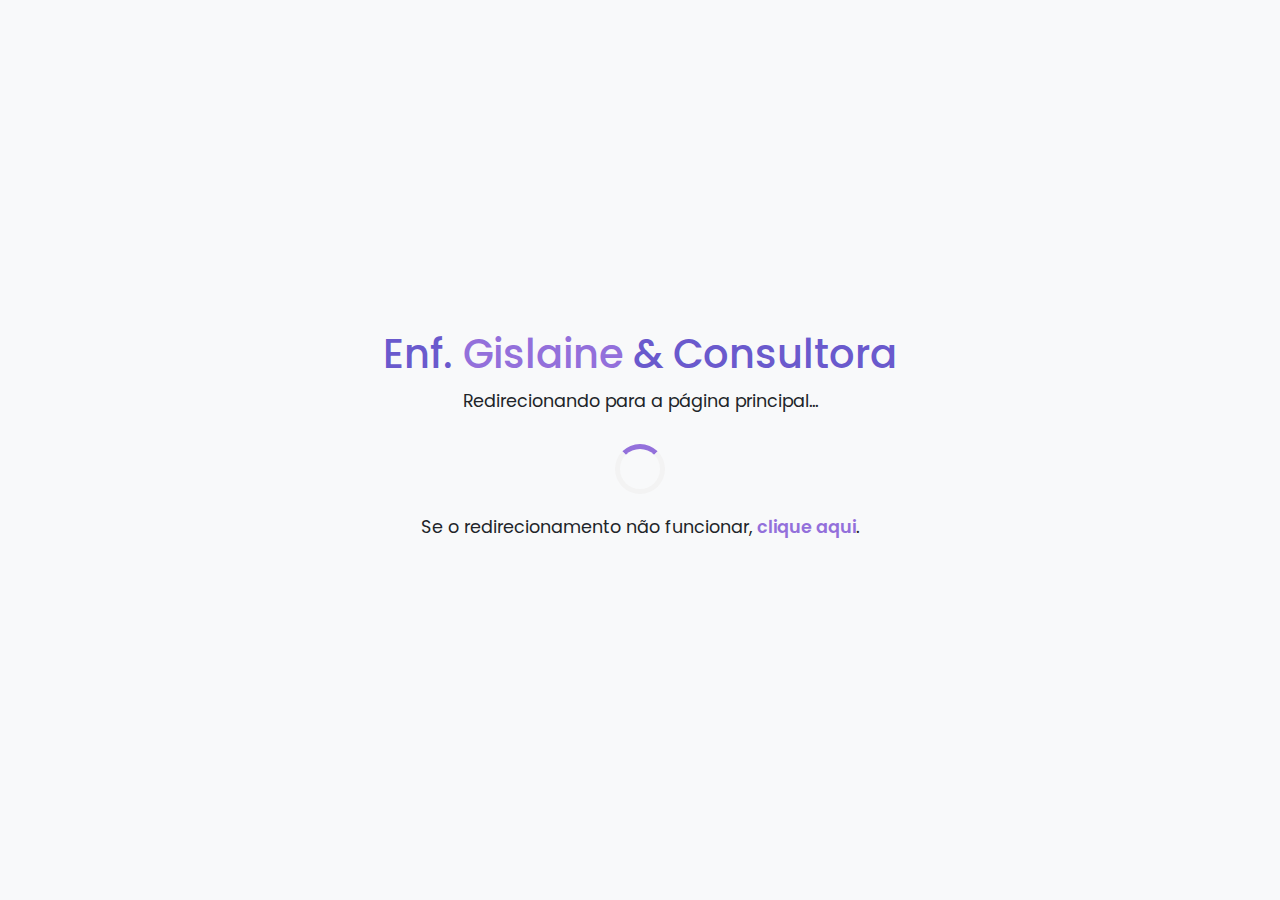
<file: index.html>
<!DOCTYPE html>
<html lang="pt-BR">
<head>
    <meta charset="UTF-8">
    <meta name="viewport" content="width=device-width, initial-scale=1.0">
    <title>Enf. Gislaine & Consultora - Redirecionando...</title>
    <!-- Bootstrap CSS -->
    <link href="https://cdn.jsdelivr.net/npm/bootstrap@5.3.2/dist/css/bootstrap.min.css" rel="stylesheet">
    <!-- Google Fonts - Poppins -->
    <link href="https://fonts.googleapis.com/css2?family=Poppins:wght@300;400;500;600;700&display=swap" rel="stylesheet">
    <style>
        :root {
            --color-primary: #9370DB; /* Lilás médio */
            --color-secondary: #6A5ACD; /* Lilás mais escuro */
            --color-accent: #D8BFD8; /* Lilás claro */
            --color-light: #F8F9FA;
            --color-dark: #212529;
        }
        
        body {
            font-family: 'Poppins', sans-serif;
            display: flex;
            flex-direction: column;
            align-items: center;
            justify-content: center;
            height: 100vh;
            margin: 0;
            padding: 20px;
            text-align: center;
            background-color: var(--color-light);
            color: var(--color-dark);
        }
        
        h1 {
            margin-bottom: 10px;
            color: var(--color-secondary);
        }
        
        span {
            color: var(--color-primary);
        }
        
        p {
            margin-bottom: 30px;
            font-size: 1.1rem;
        }
        
        .loader {
            border: 5px solid #f3f3f3;
            border-radius: 50%;
            border-top: 5px solid var(--color-primary);
            width: 50px;
            height: 50px;
            animation: spin 1s linear infinite;
            margin-bottom: 20px;
        }
        
        @keyframes spin {
            0% { transform: rotate(0deg); }
            100% { transform: rotate(360deg); }
        }
        
        a {
            color: var(--color-primary);
            text-decoration: none;
            font-weight: 600;
        }
        
        a:hover {
            color: var(--color-secondary);
            text-decoration: underline;
        }
    </style>
</head>
<body>
    <div class="container">
        <div class="row justify-content-center">
            <div class="col-md-8 text-center">
                <h1>Enf. <span>Gislaine</span> & Consultora</h1>
                <p>Redirecionando para a página principal...</p>
                
                <div class="loader mx-auto"></div>
                
                <p>Se o redirecionamento não funcionar, <a href="src/pages/landing.html">clique aqui</a>.</p>
            </div>
        </div>
    </div>
    
    <!-- Bootstrap JS Bundle with Popper -->
    <script src="https://cdn.jsdelivr.net/npm/bootstrap@5.3.2/dist/js/bootstrap.bundle.min.js"></script>
    <script>
        // Redirecionar após 2 segundos
        setTimeout(function() {
            window.location.href = "src/pages/landing.html";
        }, 2000);
    </script>
</body>
</html>
</file>
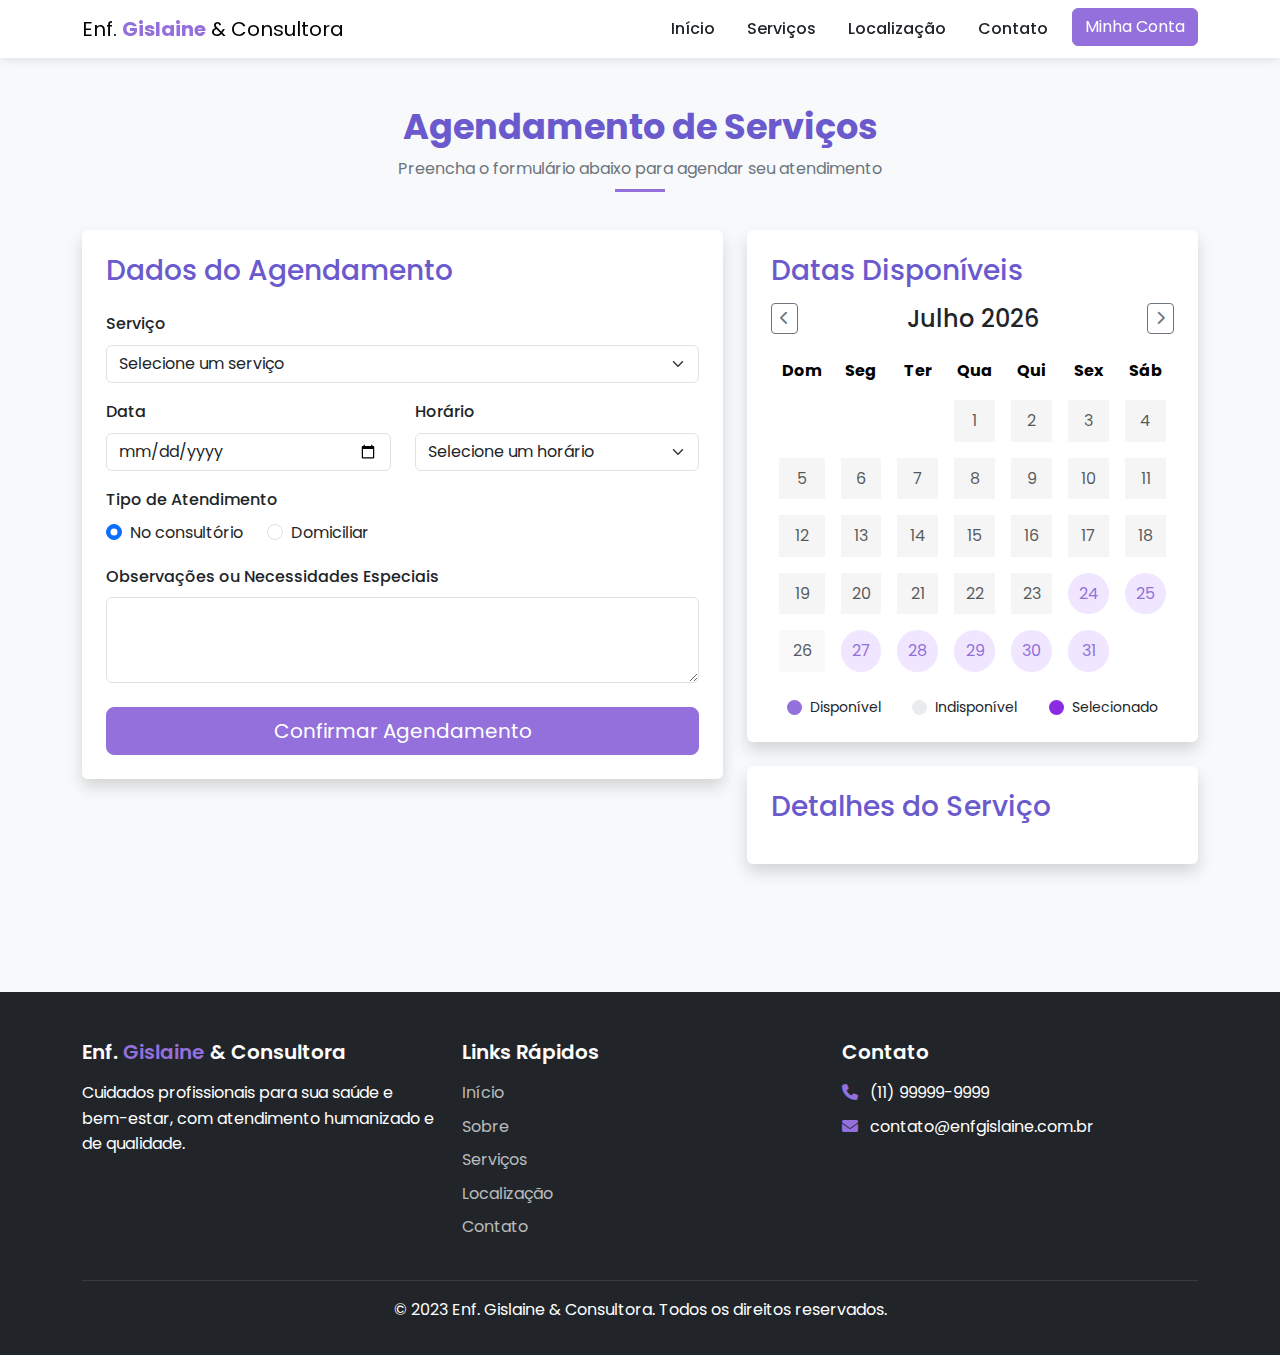
<file: src/pages/agendamento.html>
<!DOCTYPE html>
<html lang="pt-BR">
<head>
    <meta charset="UTF-8">
    <meta name="viewport" content="width=device-width, initial-scale=1.0">
    <title>Agendamento - Enf. Gislaine & Consultora</title>
    <!-- Bootstrap CSS -->
    <link href="https://cdn.jsdelivr.net/npm/bootstrap@5.3.2/dist/css/bootstrap.min.css" rel="stylesheet">
    <!-- Font Awesome -->
    <link rel="stylesheet" href="https://cdnjs.cloudflare.com/ajax/libs/font-awesome/6.4.0/css/all.min.css">
    <!-- Google Fonts -->
    <link href="https://fonts.googleapis.com/css2?family=Poppins:wght@300;400;500;600;700&display=swap" rel="stylesheet">
    <!-- Custom CSS -->
    <link rel="stylesheet" href="../assets/css/bootstrap-custom.css">
</head>
<body>
    <!-- Header / Navbar -->
    <header>
        <nav class="navbar navbar-expand-lg navbar-light bg-white sticky-top">
            <div class="container">
                <a class="navbar-brand" href="#">Enf. <span>Gislaine</span> & Consultora</a>
                <button class="navbar-toggler" type="button" data-bs-toggle="collapse" data-bs-target="#navbarNav" aria-controls="navbarNav" aria-expanded="false" aria-label="Toggle navigation">
                    <span class="navbar-toggler-icon"></span>
                </button>
                <div class="collapse navbar-collapse" id="navbarNav">
                    <ul class="navbar-nav ms-auto">
                        <li class="nav-item">
                            <a class="nav-link" href="landing.html">Início</a>
                        </li>
                        <li class="nav-item">
                            <a class="nav-link" href="landing.html#servicos">Serviços</a>
                        </li>
                        <li class="nav-item">
                            <a class="nav-link" href="landing.html#localizacao">Localização</a>
                        </li>
                        <li class="nav-item">
                            <a class="nav-link" href="landing.html#contato">Contato</a>
                        </li>
                        <li class="nav-item ms-lg-2">
                            <a class="btn btn-primary" href="#">Minha Conta</a>
                        </li>
                    </ul>
                </div>
            </div>
        </nav>
    </header>

    <main class="py-5">
        <div class="container">
            <div class="section-title">
                <h2>Agendamento de Serviços</h2>
                <p>Preencha o formulário abaixo para agendar seu atendimento</p>
            </div>
            
            <div class="row mt-5">
                <div class="col-lg-7 mb-4 mb-lg-0">
                    <div class="card shadow-custom">
                        <div class="card-body p-4">
                            <h3 class="text-secondary mb-4">Dados do Agendamento</h3>
                            <form id="formulario-agendamento">
                                <div class="mb-3">
                                    <label for="servico" class="form-label">Serviço</label>
                                    <select class="form-select" id="servico" name="servico" required>
                                        <option value="">Selecione um serviço</option>
                                        <option value="consulta">Consulta de Enfermagem</option>
                                        <option value="medicamentos">Administração de Medicamentos</option>
                                        <option value="curativos">Curativos Especiais</option>
                                        <option value="domiciliar">Atendimento Domiciliar</option>
                                    </select>
                                </div>
                                
                                <div class="row">
                                    <div class="col-md-6 mb-3">
                                        <label for="data" class="form-label">Data</label>
                                        <input type="date" class="form-control" id="data" name="data" required>
                                    </div>
                                    <div class="col-md-6 mb-3">
                                        <label for="horario" class="form-label">Horário</label>
                                        <select class="form-select" id="horario" name="horario" required>
                                            <option value="">Selecione um horário</option>
                                        </select>
                                    </div>
                                </div>
                                
                                <div class="mb-3">
                                    <label class="form-label">Tipo de Atendimento</label>
                                    <div class="d-flex gap-4">
                                        <div class="form-check">
                                            <input class="form-check-input" type="radio" name="tipo-atendimento" id="tipo-consultorio" value="consultorio" checked>
                                            <label class="form-check-label" for="tipo-consultorio">
                                                No consultório
                                            </label>
                                        </div>
                                        <div class="form-check">
                                            <input class="form-check-input" type="radio" name="tipo-atendimento" id="tipo-domiciliar" value="domiciliar">
                                            <label class="form-check-label" for="tipo-domiciliar">
                                                Domiciliar
                                            </label>
                                        </div>
                                    </div>
                                </div>
                                
                                <div class="mb-3 endereco-domiciliar d-none">
                                    <label for="endereco" class="form-label">Endereço para Atendimento Domiciliar</label>
                                    <input type="text" class="form-control" id="endereco" name="endereco" placeholder="Rua, número, complemento">
                                </div>
                                
                                <div class="mb-4">
                                    <label for="observacoes" class="form-label">Observações ou Necessidades Especiais</label>
                                    <textarea class="form-control" id="observacoes" name="observacoes" rows="3"></textarea>
                                </div>
                                
                                <button type="submit" class="btn btn-primary btn-lg w-100">Confirmar Agendamento</button>
                            </form>
                        </div>
                    </div>
                </div>
                
                <div class="col-lg-5">
                    <div class="card shadow-custom mb-4">
                        <div class="card-body p-4">
                            <h3 class="text-secondary mb-3">Datas Disponíveis</h3>
                            <div class="calendario">
                                <div class="d-flex justify-content-between align-items-center mb-3">
                                    <button id="prev-month" class="btn btn-sm btn-outline-secondary"><i class="fas fa-chevron-left"></i></button>
                                    <h4 id="current-month" class="mb-0">Abril 2023</h4>
                                    <button id="next-month" class="btn btn-sm btn-outline-secondary"><i class="fas fa-chevron-right"></i></button>
                                </div>
                                
                                <div class="table-responsive">
                                    <table class="table table-borderless mb-0">
                                        <thead>
                                            <tr class="text-center">
                                                <th>Dom</th>
                                                <th>Seg</th>
                                                <th>Ter</th>
                                                <th>Qua</th>
                                                <th>Qui</th>
                                                <th>Sex</th>
                                                <th>Sáb</th>
                                            </tr>
                                        </thead>
                                        <tbody id="dias-calendario" class="text-center">
                                            <!-- Os dias do calendário serão inseridos via JavaScript -->
                                        </tbody>
                                    </table>
                                </div>
                            </div>
                            
                            <div class="d-flex justify-content-around mt-3">
                                <div class="d-flex align-items-center">
                                    <span class="d-inline-block rounded-circle me-2" style="width: 15px; height: 15px; background-color: var(--color-primary);"></span>
                                    <small>Disponível</small>
                                </div>
                                <div class="d-flex align-items-center">
                                    <span class="d-inline-block rounded-circle me-2" style="width: 15px; height: 15px; background-color: #e9ecef;"></span>
                                    <small>Indisponível</small>
                                </div>
                                <div class="d-flex align-items-center">
                                    <span class="d-inline-block rounded-circle me-2" style="width: 15px; height: 15px; background-color: var(--color-success);"></span>
                                    <small>Selecionado</small>
                                </div>
                            </div>
                        </div>
                    </div>
                    
                    <div class="card shadow-custom">
                        <div class="card-body p-4">
                            <h3 class="text-secondary mb-3">Detalhes do Serviço</h3>
                            
                            <div id="detalhes-consulta">
                                <h5 class="text-primary mb-3">Consulta de Enfermagem</h5>
                                <p class="mb-2"><i class="fas fa-clock text-primary me-2"></i> Duração: 45 minutos</p>
                                <p class="mb-2"><i class="fas fa-money-bill-wave text-primary me-2"></i> Valor: R$ 120,00</p>
                                <p>Avaliação completa, verificação de sinais vitais, orientações de saúde e prevenção.</p>
                            </div>
                            
                            <div id="detalhes-medicamentos" class="d-none">
                                <h5 class="text-primary mb-3">Administração de Medicamentos</h5>
                                <p class="mb-2"><i class="fas fa-clock text-primary me-2"></i> Duração: 30 minutos</p>
                                <p class="mb-2"><i class="fas fa-money-bill-wave text-primary me-2"></i> Valor: R$ 80,00</p>
                                <p>Aplicação segura de medicamentos injetáveis, soros e outras medicações prescritas.</p>
                            </div>
                            
                            <div id="detalhes-curativos" class="d-none">
                                <h5 class="text-primary mb-3">Curativos Especiais</h5>
                                <p class="mb-2"><i class="fas fa-clock text-primary me-2"></i> Duração: 40 minutos</p>
                                <p class="mb-2"><i class="fas fa-money-bill-wave text-primary me-2"></i> Valor: A partir de R$ 100,00</p>
                                <p>Tratamento de feridas e lesões com técnicas avançadas e materiais específicos.</p>
                            </div>
                            
                            <div id="detalhes-domiciliar" class="d-none">
                                <h5 class="text-primary mb-3">Atendimento Domiciliar</h5>
                                <p class="mb-2"><i class="fas fa-clock text-primary me-2"></i> Duração: 60 minutos</p>
                                <p class="mb-2"><i class="fas fa-money-bill-wave text-primary me-2"></i> Valor: A partir de R$ 150,00</p>
                                <p>Atendimento completo no conforto da sua casa, inclui deslocamento.</p>
                            </div>
                        </div>
                    </div>
                </div>
            </div>
        </div>
    </main>

    <!-- Footer -->
    <footer class="pt-5 mt-5">
        <div class="container">
            <div class="row">
                <div class="col-md-4 mb-4 mb-md-0">
                    <h5 class="footer-brand mb-3">Enf. <span>Gislaine</span> & Consultora</h5>
                    <p class="mb-3">Cuidados profissionais para sua saúde e bem-estar, com atendimento humanizado e de qualidade.</p>
                </div>
                
                <div class="col-md-4 mb-4 mb-md-0">
                    <h5>Links Rápidos</h5>
                    <ul class="list-unstyled">
                        <li class="mb-2"><a href="landing.html">Início</a></li>
                        <li class="mb-2"><a href="landing.html#sobre">Sobre</a></li>
                        <li class="mb-2"><a href="landing.html#servicos">Serviços</a></li>
                        <li class="mb-2"><a href="landing.html#localizacao">Localização</a></li>
                        <li class="mb-2"><a href="landing.html#contato">Contato</a></li>
                    </ul>
                </div>
                
                <div class="col-md-4">
                    <h5>Contato</h5>
                    <p class="mb-2"><i class="fas fa-phone me-2 text-primary"></i> (11) 99999-9999</p>
                    <p class="mb-2"><i class="fas fa-envelope me-2 text-primary"></i> contato@enfgislaine.com.br</p>
                </div>
            </div>
            
            <div class="footer-bottom text-center mt-4 py-3">
                <p class="mb-0">&copy; 2023 Enf. Gislaine & Consultora. Todos os direitos reservados.</p>
            </div>
        </div>
    </footer>

    <!-- Bootstrap JS Bundle with Popper -->
    <script src="https://cdn.jsdelivr.net/npm/bootstrap@5.3.2/dist/js/bootstrap.bundle.min.js"></script>
    <!-- Custom JS -->
    <script type="module" src="../assets/js/agendamento.js"></script>
</body>
</html>
</file>
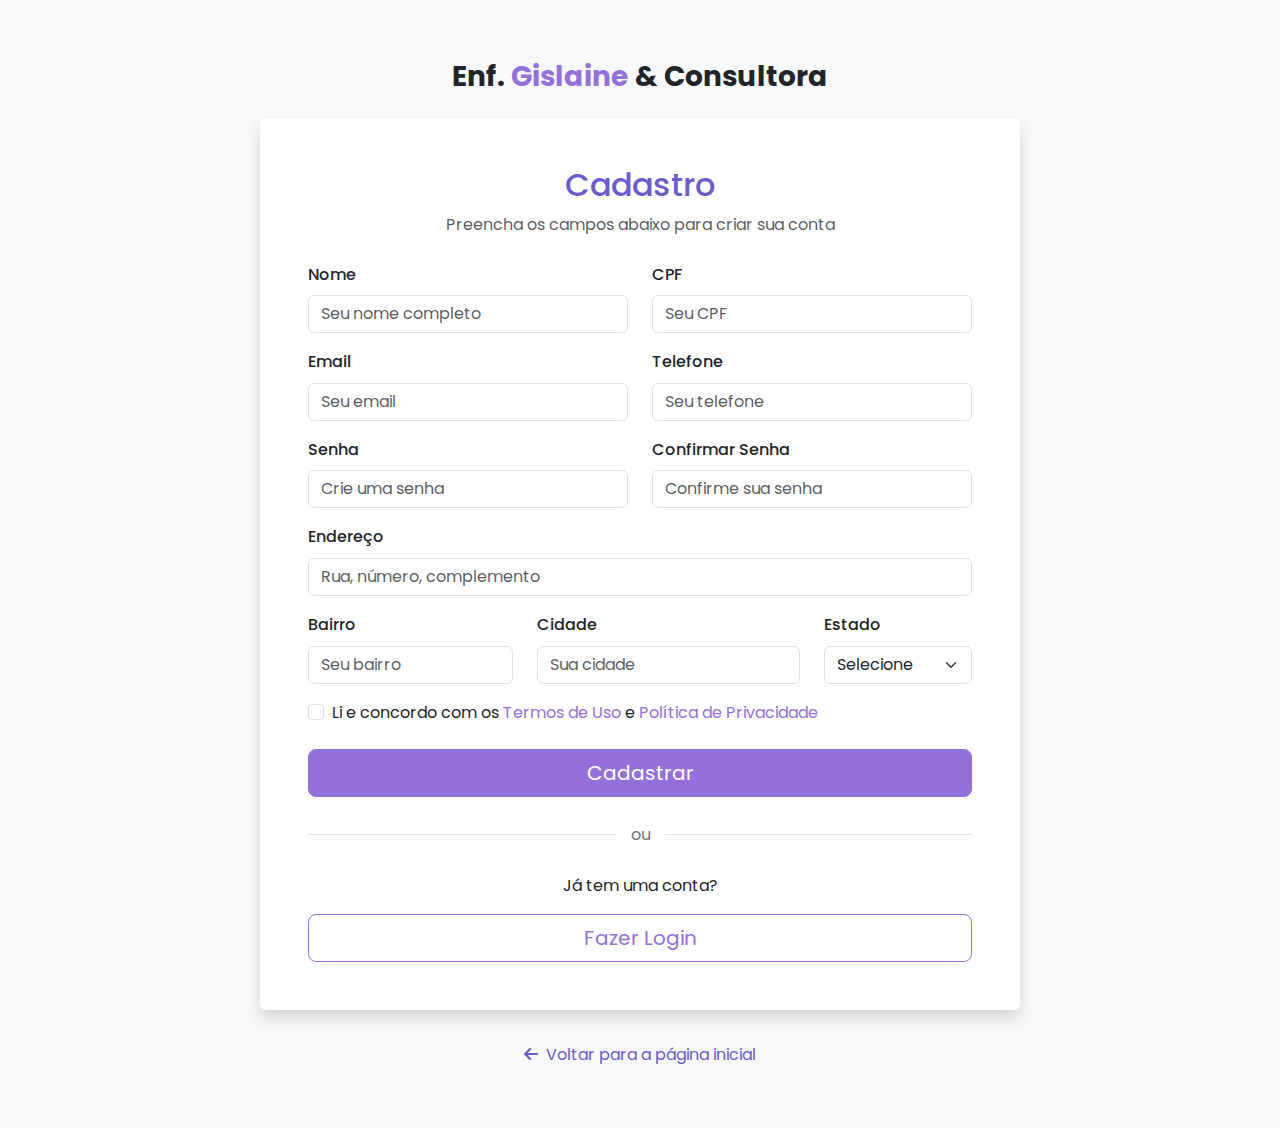
<file: src/pages/cadastro.html>
<!DOCTYPE html>
<html lang="pt-BR">
<head>
    <meta charset="UTF-8">
    <meta name="viewport" content="width=device-width, initial-scale=1.0">
    <title>Cadastro - Enf. Gislaine & Consultora</title>
    <!-- Bootstrap CSS -->
    <link href="https://cdn.jsdelivr.net/npm/bootstrap@5.3.2/dist/css/bootstrap.min.css" rel="stylesheet">
    <!-- Font Awesome -->
    <link rel="stylesheet" href="https://cdnjs.cloudflare.com/ajax/libs/font-awesome/6.4.0/css/all.min.css">
    <!-- Google Fonts -->
    <link href="https://fonts.googleapis.com/css2?family=Poppins:wght@300;400;500;600;700&display=swap" rel="stylesheet">
    <!-- Custom CSS -->
    <link rel="stylesheet" href="../assets/css/bootstrap-custom.css">
    <style>
        body {
            background-color: var(--bg-light);
            min-height: 100vh;
            padding: 40px 0;
        }
        .cadastro-container {
            max-width: 800px;
            margin: 0 auto;
            padding: 20px;
        }
        .divider {
            display: flex;
            align-items: center;
            margin: 25px 0;
        }
        .divider:before, .divider:after {
            content: "";
            flex: 1;
            height: 1px;
            background-color: #dee2e6;
        }
        .divider span {
            padding: 0 15px;
            color: var(--color-gray);
        }
    </style>
</head>
<body>
    <div class="container cadastro-container">
        <div class="text-center mb-4">
            <h1 class="h3 mb-3 fw-bold">Enf. <span class="text-primary">Gislaine</span> & Consultora</h1>
        </div>
        
        <div class="card shadow-custom">
            <div class="card-body p-4 p-md-5">
                <h2 class="text-center text-secondary mb-2">Cadastro</h2>
                <p class="text-center text-muted mb-4">Preencha os campos abaixo para criar sua conta</p>
                
                <form id="form-cadastro">
                    <div class="row">
                        <div class="col-md-6 mb-3">
                            <label for="nome" class="form-label">Nome</label>
                            <input type="text" class="form-control" id="nome" name="nome" placeholder="Seu nome completo" required>
                        </div>
                        <div class="col-md-6 mb-3">
                            <label for="cpf" class="form-label">CPF</label>
                            <input type="text" class="form-control" id="cpf" name="cpf" placeholder="Seu CPF" required>
                        </div>
                    </div>
                    
                    <div class="row">
                        <div class="col-md-6 mb-3">
                            <label for="email" class="form-label">Email</label>
                            <input type="email" class="form-control" id="email" name="email" placeholder="Seu email" required>
                        </div>
                        <div class="col-md-6 mb-3">
                            <label for="telefone" class="form-label">Telefone</label>
                            <input type="tel" class="form-control" id="telefone" name="telefone" placeholder="Seu telefone" required>
                        </div>
                    </div>
                    
                    <div class="row">
                        <div class="col-md-6 mb-3">
                            <label for="senha" class="form-label">Senha</label>
                            <input type="password" class="form-control" id="senha" name="senha" placeholder="Crie uma senha" required>
                        </div>
                        <div class="col-md-6 mb-3">
                            <label for="confirmar-senha" class="form-label">Confirmar Senha</label>
                            <input type="password" class="form-control" id="confirmar-senha" name="confirmar-senha" placeholder="Confirme sua senha" required>
                        </div>
                    </div>
                    
                    <div class="mb-3">
                        <label for="endereco" class="form-label">Endereço</label>
                        <input type="text" class="form-control" id="endereco" name="endereco" placeholder="Rua, número, complemento" required>
                    </div>
                    
                    <div class="row">
                        <div class="col-md-4 mb-3">
                            <label for="bairro" class="form-label">Bairro</label>
                            <input type="text" class="form-control" id="bairro" name="bairro" placeholder="Seu bairro" required>
                        </div>
                        <div class="col-md-5 mb-3">
                            <label for="cidade" class="form-label">Cidade</label>
                            <input type="text" class="form-control" id="cidade" name="cidade" placeholder="Sua cidade" required>
                        </div>
                        <div class="col-md-3 mb-3">
                            <label for="estado" class="form-label">Estado</label>
                            <select class="form-select" id="estado" name="estado" required>
                                <option value="">Selecione</option>
                                <option value="AC">AC</option>
                                <option value="AL">AL</option>
                                <option value="AP">AP</option>
                                <option value="AM">AM</option>
                                <option value="BA">BA</option>
                                <option value="CE">CE</option>
                                <option value="DF">DF</option>
                                <option value="ES">ES</option>
                                <option value="GO">GO</option>
                                <option value="MA">MA</option>
                                <option value="MT">MT</option>
                                <option value="MS">MS</option>
                                <option value="MG">MG</option>
                                <option value="PA">PA</option>
                                <option value="PB">PB</option>
                                <option value="PR">PR</option>
                                <option value="PE">PE</option>
                                <option value="PI">PI</option>
                                <option value="RJ">RJ</option>
                                <option value="RN">RN</option>
                                <option value="RS">RS</option>
                                <option value="RO">RO</option>
                                <option value="RR">RR</option>
                                <option value="SC">SC</option>
                                <option value="SP">SP</option>
                                <option value="SE">SE</option>
                                <option value="TO">TO</option>
                            </select>
                        </div>
                    </div>
                    
                    <div class="mb-4">
                        <div class="form-check">
                            <input class="form-check-input" type="checkbox" id="termos" name="termos" required>
                            <label class="form-check-label" for="termos">
                                Li e concordo com os <a href="#" class="text-primary">Termos de Uso</a> e <a href="#" class="text-primary">Política de Privacidade</a>
                            </label>
                        </div>
                    </div>
                    
                    <div class="d-grid">
                        <button type="submit" class="btn btn-primary btn-lg">Cadastrar</button>
                    </div>
                </form>
                
                <div class="divider">
                    <span>ou</span>
                </div>
                
                <p class="text-center mb-3">Já tem uma conta?</p>
                <div class="d-grid">
                    <a href="login.html" class="btn btn-outline-primary btn-lg">Fazer Login</a>
                </div>
            </div>
        </div>
        
        <div class="text-center mt-4">
            <a href="landing.html" class="text-secondary">
                <i class="fas fa-arrow-left me-1"></i> Voltar para a página inicial
            </a>
        </div>
    </div>
    
    <!-- Bootstrap JS Bundle with Popper -->
    <script src="https://cdn.jsdelivr.net/npm/bootstrap@5.3.2/dist/js/bootstrap.bundle.min.js"></script>
    <!-- Custom JS -->
    <script type="module" src="../assets/js/cadastro.js"></script>
</body>
</html>
</file>
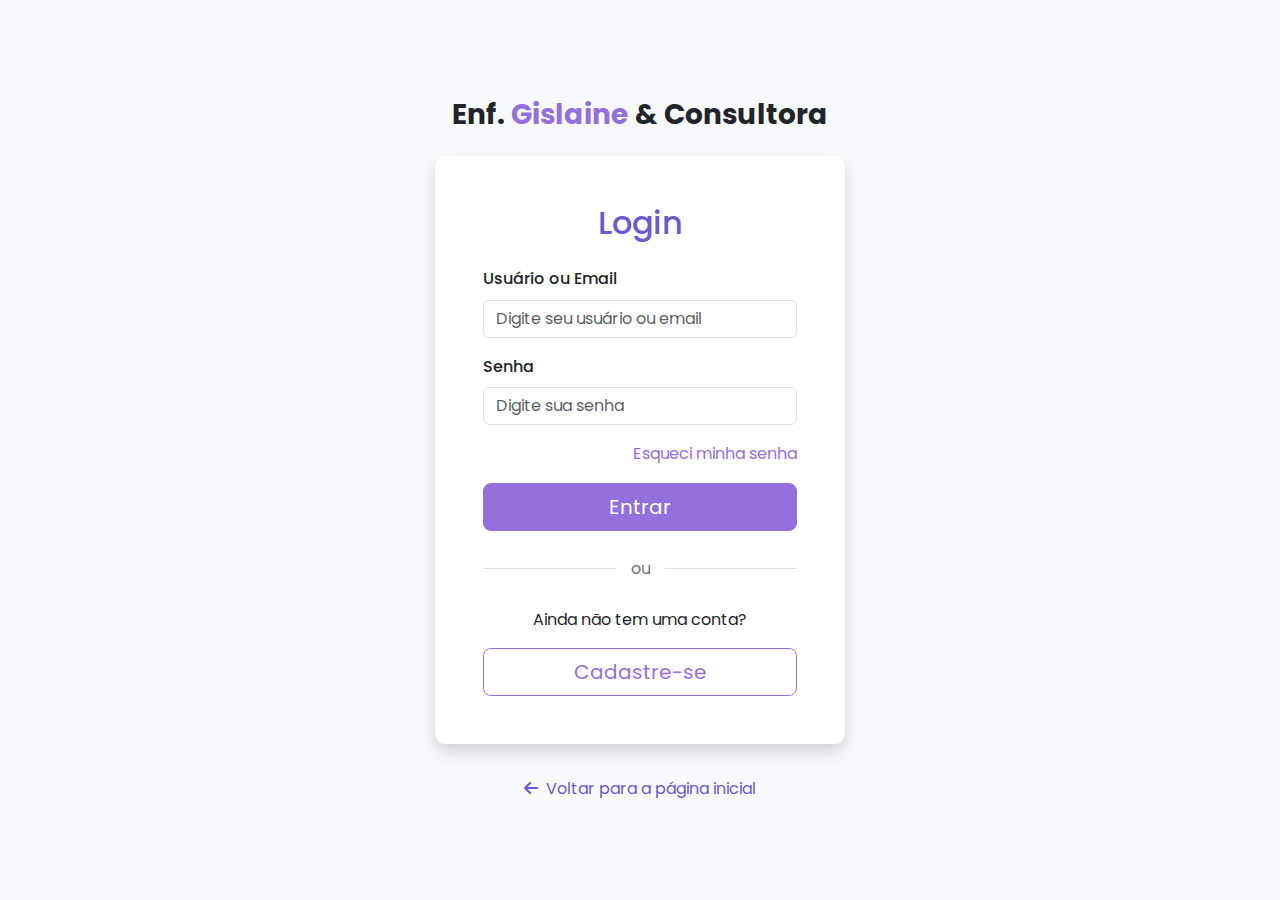
<file: src/pages/login.html>
<!DOCTYPE html>
<html lang="pt-BR">
<head>
    <meta charset="UTF-8">
    <meta name="viewport" content="width=device-width, initial-scale=1.0">
    <title>Login - Enf. Gislaine & Consultora</title>
    <!-- Bootstrap CSS -->
    <link href="https://cdn.jsdelivr.net/npm/bootstrap@5.3.2/dist/css/bootstrap.min.css" rel="stylesheet">
    <!-- Font Awesome -->
    <link rel="stylesheet" href="https://cdnjs.cloudflare.com/ajax/libs/font-awesome/6.4.0/css/all.min.css">
    <!-- Google Fonts -->
    <link href="https://fonts.googleapis.com/css2?family=Poppins:wght@300;400;500;600;700&display=swap" rel="stylesheet">
    <!-- Custom CSS -->
    <link rel="stylesheet" href="../assets/css/bootstrap-custom.css">
    <style>
        body {
            background-color: var(--bg-light);
            min-height: 100vh;
            display: flex;
            flex-direction: column;
            align-items: center;
            justify-content: center;
        }
        .login-container {
            max-width: 450px;
            width: 100%;
            padding: 20px;
        }
        .card {
            border: none;
            border-radius: 10px;
        }
        .divider {
            display: flex;
            align-items: center;
            margin: 25px 0;
        }
        .divider:before, .divider:after {
            content: "";
            flex: 1;
            height: 1px;
            background-color: #dee2e6;
        }
        .divider span {
            padding: 0 15px;
            color: var(--color-gray);
        }
    </style>
</head>
<body>
    <div class="container login-container">
        <div class="text-center mb-4">
            <h1 class="h3 mb-3 fw-bold">Enf. <span class="text-primary">Gislaine</span> & Consultora</h1>
        </div>
        
        <div class="card shadow-custom">
            <div class="card-body p-4 p-md-5">
                <h2 class="text-center text-secondary mb-4">Login</h2>
                
                <form id="form-login">
                    <div class="mb-3">
                        <label for="username" class="form-label">Usuário ou Email</label>
                        <input type="text" class="form-control" id="username" name="username" placeholder="Digite seu usuário ou email" required>
                    </div>
                    
                    <div class="mb-3">
                        <label for="password" class="form-label">Senha</label>
                        <input type="password" class="form-control" id="password" name="password" placeholder="Digite sua senha" required>
                    </div>
                    
                    <div class="mb-3 text-end">
                        <a href="recuperar-senha.html" class="text-primary">Esqueci minha senha</a>
                    </div>
                    
                    <div class="d-grid">
                        <button type="submit" class="btn btn-primary btn-lg">Entrar</button>
                    </div>
                </form>
                
                <div class="divider">
                    <span>ou</span>
                </div>
                
                <p class="text-center mb-3">Ainda não tem uma conta?</p>
                <div class="d-grid">
                    <a href="cadastro.html" class="btn btn-outline-primary btn-lg">Cadastre-se</a>
                </div>
            </div>
        </div>
        
        <div class="text-center mt-4">
            <a href="landing.html" class="text-secondary">
                <i class="fas fa-arrow-left me-1"></i> Voltar para a página inicial
            </a>
        </div>
    </div>
    
    <!-- Bootstrap JS Bundle with Popper -->
    <script src="https://cdn.jsdelivr.net/npm/bootstrap@5.3.2/dist/js/bootstrap.bundle.min.js"></script>
    <!-- Custom JS -->
    <script type="module" src="../assets/js/login.js"></script>
</body>
</html>
</file>
